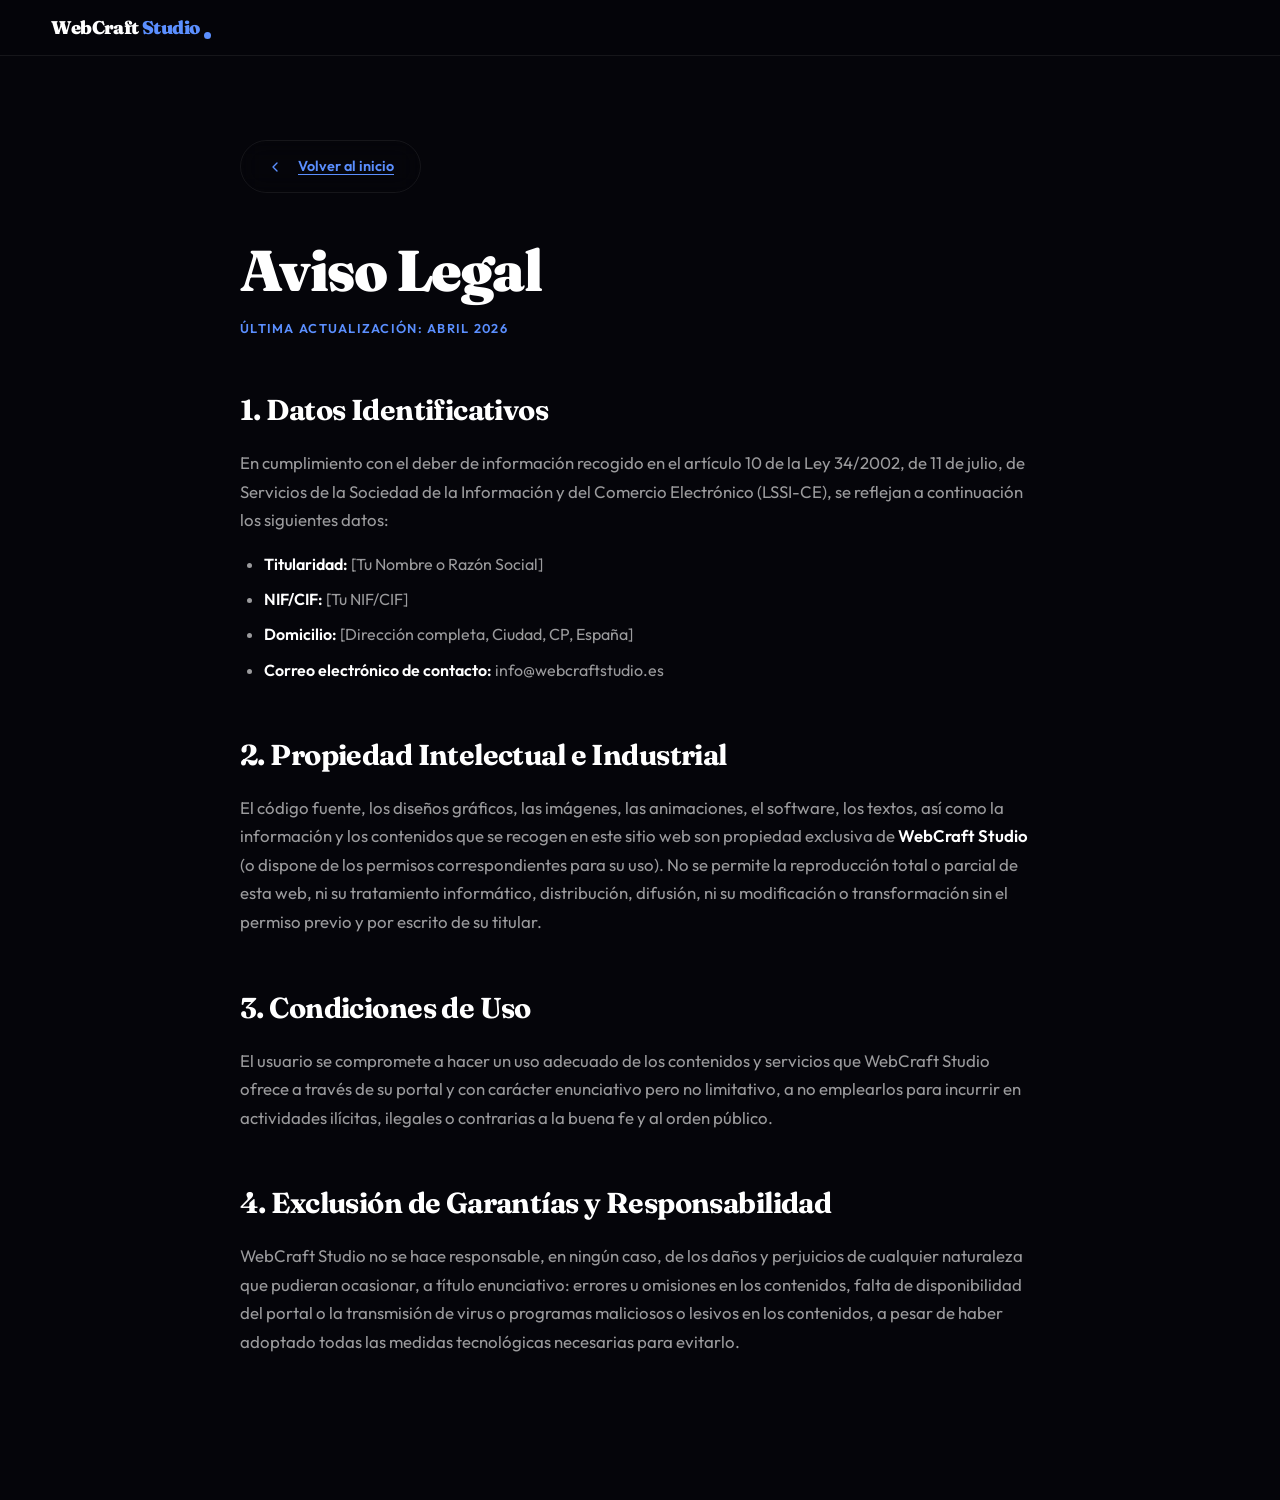
<file: aviso-legal.html>
<!DOCTYPE html>
<html lang="es">
<head>
    <meta charset="UTF-8">
    <meta name="viewport" content="width=device-width, initial-scale=1.0">
    <title>Aviso Legal — WebCraft Studio</title>
    <link rel="preconnect" href="https://fonts.googleapis.com">
    <link rel="preconnect" href="https://fonts.gstatic.com" crossorigin>
    <link href="https://fonts.googleapis.com/css2?family=Fraunces:ital,opsz,wght@0,9..144,900;1,9..144,900&family=Outfit:wght@400;500;600;700&display=swap" rel="stylesheet">
    <link rel="stylesheet" href="styles.css">
    <style>
        .legal-content { max-width: 800px; margin: 0 auto; }
        .legal-content h2 { font-family: var(--f-display); font-size: 1.8rem; margin: 48px 0 16px; color: var(--snow); letter-spacing: -0.02em; }
        .legal-content p { color: var(--snow-60); margin-bottom: 16px; line-height: 1.7; font-size: 1.05rem; }
        .legal-content ul { color: var(--snow-60); margin-bottom: 24px; padding-left: 24px; list-style: disc; line-height: 1.7; }
        .legal-content li { margin-bottom: 8px; }
        .legal-content a { color: var(--azure-lt); text-decoration: underline; text-underline-offset: 3px; transition: color var(--t-fast); }
        .legal-content a:hover { color: var(--snow); }
        .legal-content strong { color: var(--snow); font-weight: 600; }
    </style>
</head>
<body>
    <nav id="nav" class="stuck">
        <div class="wrap nav-inner">
            <a href="index.html" class="nav-logo">WebCraft<em>Studio</em><span class="dot"></span></a>
        </div>
    </nav>

    <main class="sec wrap" style="padding-top: 140px; min-height: 100vh;">
        <div class="legal-content rv in">
            <a href="index.html" class="btn btn-rim" style="margin-bottom: 48px;">
                <svg width="16" height="16" viewBox="0 0 24 24" fill="none" stroke="currentColor" stroke-width="2" stroke-linecap="round" stroke-linejoin="round" style="margin-right: 6px;"><path d="m15 18-6-6 6-6"/></svg>
                Volver al inicio
            </a>
            
            <h1 class="heading-lg" style="margin-bottom: 16px;">Aviso Legal</h1>
            <p style="font-size: 0.8rem; color: var(--azure-lt); text-transform: uppercase; letter-spacing: 0.1em; font-weight: 600; margin-bottom: 48px;">Última actualización: Abril 2026</p>
            
            <h2>1. Datos Identificativos</h2>
            <p>En cumplimiento con el deber de información recogido en el artículo 10 de la Ley 34/2002, de 11 de julio, de Servicios de la Sociedad de la Información y del Comercio Electrónico (LSSI-CE), se reflejan a continuación los siguientes datos:</p>
            <ul>
                <li><strong>Titularidad:</strong> [Tu Nombre o Razón Social]</li>
                <li><strong>NIF/CIF:</strong> [Tu NIF/CIF]</li>
                <li><strong>Domicilio:</strong> [Dirección completa, Ciudad, CP, España]</li>
                <li><strong>Correo electrónico de contacto:</strong> info@webcraftstudio.es</li>
            </ul>

            <h2>2. Propiedad Intelectual e Industrial</h2>
            <p>El código fuente, los diseños gráficos, las imágenes, las animaciones, el software, los textos, así como la información y los contenidos que se recogen en este sitio web son propiedad exclusiva de <strong>WebCraft Studio</strong> (o dispone de los permisos correspondientes para su uso). No se permite la reproducción total o parcial de esta web, ni su tratamiento informático, distribución, difusión, ni su modificación o transformación sin el permiso previo y por escrito de su titular.</p>

            <h2>3. Condiciones de Uso</h2>
            <p>El usuario se compromete a hacer un uso adecuado de los contenidos y servicios que WebCraft Studio ofrece a través de su portal y con carácter enunciativo pero no limitativo, a no emplearlos para incurrir en actividades ilícitas, ilegales o contrarias a la buena fe y al orden público.</p>

            <h2>4. Exclusión de Garantías y Responsabilidad</h2>
            <p>WebCraft Studio no se hace responsable, en ningún caso, de los daños y perjuicios de cualquier naturaleza que pudieran ocasionar, a título enunciativo: errores u omisiones en los contenidos, falta de disponibilidad del portal o la transmisión de virus o programas maliciosos o lesivos en los contenidos, a pesar de haber adoptado todas las medidas tecnológicas necesarias para evitarlo.</p>
        </div>
    </main>
</body>
</html>
</file>
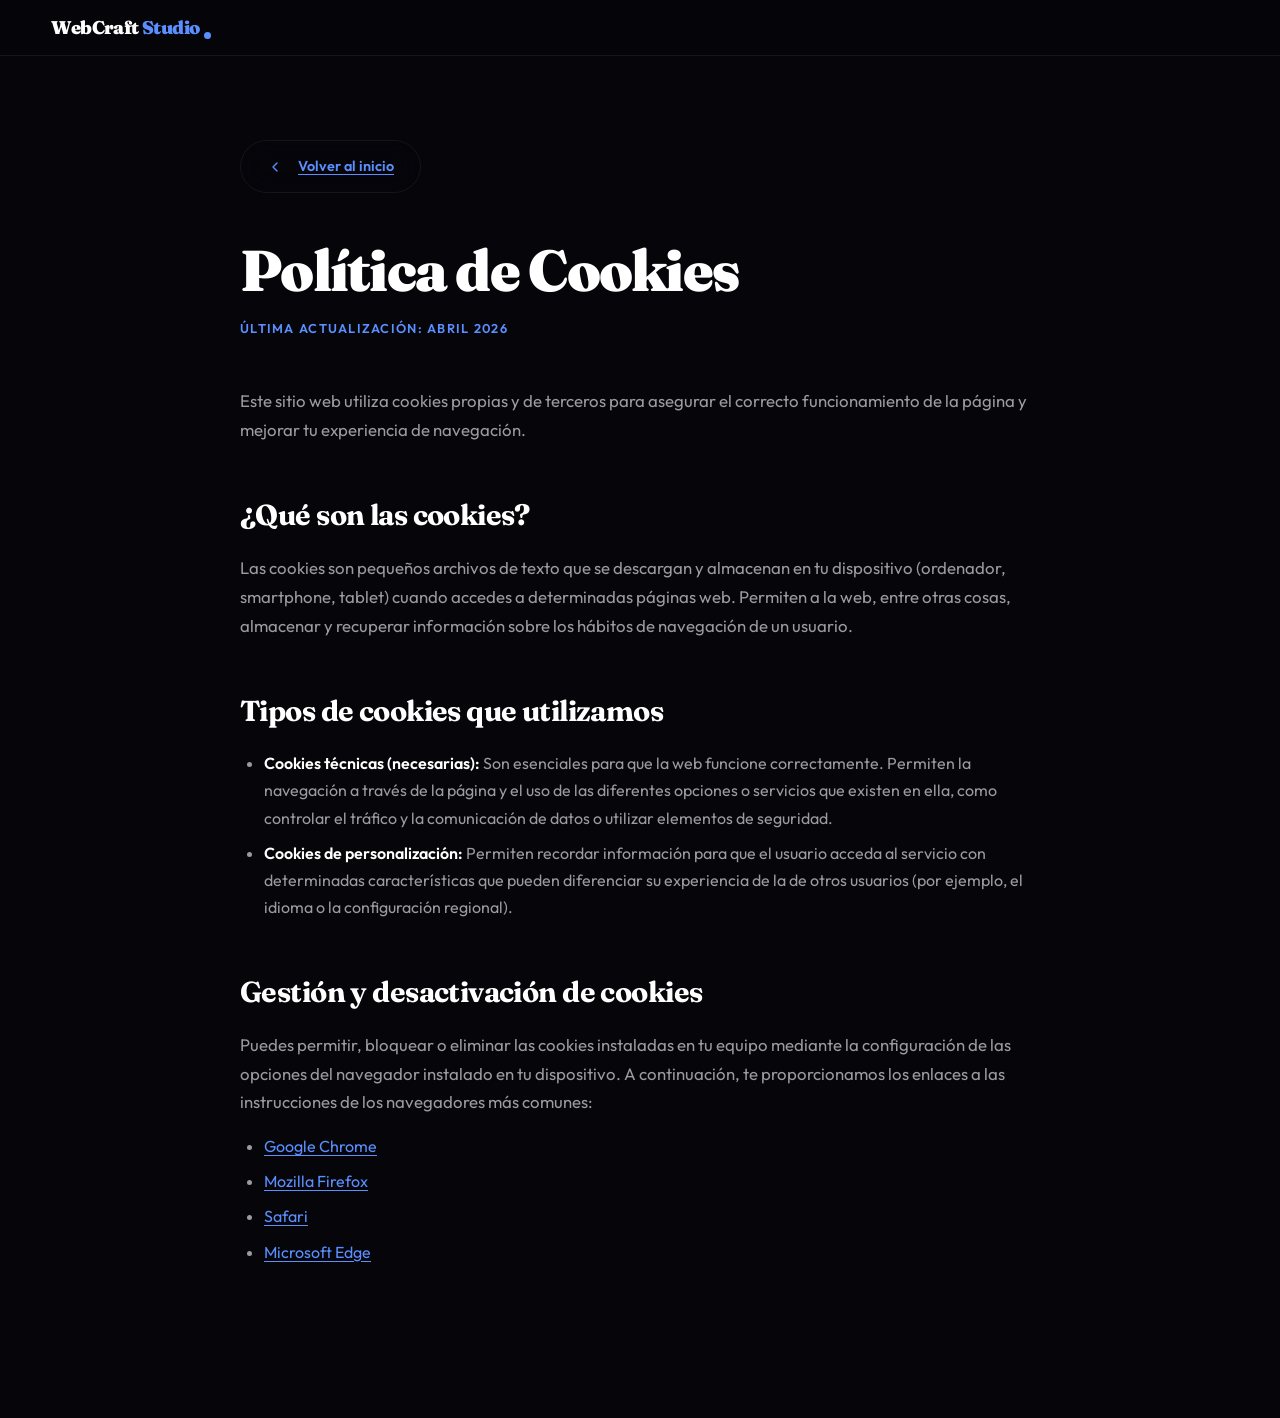
<file: cookies.html>
<!DOCTYPE html>
<html lang="es">
<head>
    <meta charset="UTF-8">
    <meta name="viewport" content="width=device-width, initial-scale=1.0">
    <title>Política de Cookies — WebCraft Studio</title>
    <link rel="preconnect" href="https://fonts.googleapis.com">
    <link rel="preconnect" href="https://fonts.gstatic.com" crossorigin>
    <link href="https://fonts.googleapis.com/css2?family=Fraunces:ital,opsz,wght@0,9..144,900;1,9..144,900&family=Outfit:wght@400;500;600;700&display=swap" rel="stylesheet">
    <link rel="stylesheet" href="styles.css">
    <style>
        .legal-content { max-width: 800px; margin: 0 auto; }
        .legal-content h2 { font-family: var(--f-display); font-size: 1.8rem; margin: 48px 0 16px; color: var(--snow); letter-spacing: -0.02em; }
        .legal-content p { color: var(--snow-60); margin-bottom: 16px; line-height: 1.7; font-size: 1.05rem; }
        .legal-content ul { color: var(--snow-60); margin-bottom: 24px; padding-left: 24px; list-style: disc; line-height: 1.7; }
        .legal-content li { margin-bottom: 8px; }
        .legal-content a { color: var(--azure-lt); text-decoration: underline; text-underline-offset: 3px; transition: color var(--t-fast); }
        .legal-content a:hover { color: var(--snow); }
        .legal-content strong { color: var(--snow); font-weight: 600; }
    </style>
</head>
<body>
    <nav id="nav" class="stuck">
        <div class="wrap nav-inner">
            <a href="index.html" class="nav-logo">WebCraft<em>Studio</em><span class="dot"></span></a>
        </div>
    </nav>

    <main class="sec wrap" style="padding-top: 140px; min-height: 100vh;">
        <div class="legal-content rv in">
            <a href="index.html" class="btn btn-rim" style="margin-bottom: 48px;">
                <svg width="16" height="16" viewBox="0 0 24 24" fill="none" stroke="currentColor" stroke-width="2" stroke-linecap="round" stroke-linejoin="round" style="margin-right: 6px;"><path d="m15 18-6-6 6-6"/></svg>
                Volver al inicio
            </a>
            
            <h1 class="heading-lg" style="margin-bottom: 16px;">Política de Cookies</h1>
            <p style="font-size: 0.8rem; color: var(--azure-lt); text-transform: uppercase; letter-spacing: 0.1em; font-weight: 600; margin-bottom: 48px;">Última actualización: Abril 2026</p>
            
            <p>Este sitio web utiliza cookies propias y de terceros para asegurar el correcto funcionamiento de la página y mejorar tu experiencia de navegación.</p>

            <h2>¿Qué son las cookies?</h2>
            <p>Las cookies son pequeños archivos de texto que se descargan y almacenan en tu dispositivo (ordenador, smartphone, tablet) cuando accedes a determinadas páginas web. Permiten a la web, entre otras cosas, almacenar y recuperar información sobre los hábitos de navegación de un usuario.</p>

            <h2>Tipos de cookies que utilizamos</h2>
            <ul>
                <li><strong>Cookies técnicas (necesarias):</strong> Son esenciales para que la web funcione correctamente. Permiten la navegación a través de la página y el uso de las diferentes opciones o servicios que existen en ella, como controlar el tráfico y la comunicación de datos o utilizar elementos de seguridad.</li>
                <li><strong>Cookies de personalización:</strong> Permiten recordar información para que el usuario acceda al servicio con determinadas características que pueden diferenciar su experiencia de la de otros usuarios (por ejemplo, el idioma o la configuración regional).</li>
            </ul>

            <h2>Gestión y desactivación de cookies</h2>
            <p>Puedes permitir, bloquear o eliminar las cookies instaladas en tu equipo mediante la configuración de las opciones del navegador instalado en tu dispositivo. A continuación, te proporcionamos los enlaces a las instrucciones de los navegadores más comunes:</p>
            <ul>
                <li><a href="https://support.google.com/chrome/answer/95647" target="_blank" rel="noopener noreferrer">Google Chrome</a></li>
                <li><a href="https://support.mozilla.org/es/kb/habilitar-y-deshabilitar-cookies-sitios-web-rastrear-preferencias" target="_blank" rel="noopener noreferrer">Mozilla Firefox</a></li>
                <li><a href="https://support.apple.com/es-es/guide/safari/sfri11471/mac" target="_blank" rel="noopener noreferrer">Safari</a></li>
                <li><a href="https://support.microsoft.com/es-es/windows/eliminar-y-administrar-cookies-168dab11-0753-043d-7c16-ede5947fc64d" target="_blank" rel="noopener noreferrer">Microsoft Edge</a></li>
            </ul>
        </div>
    </main>
</body>
</html>
</file>
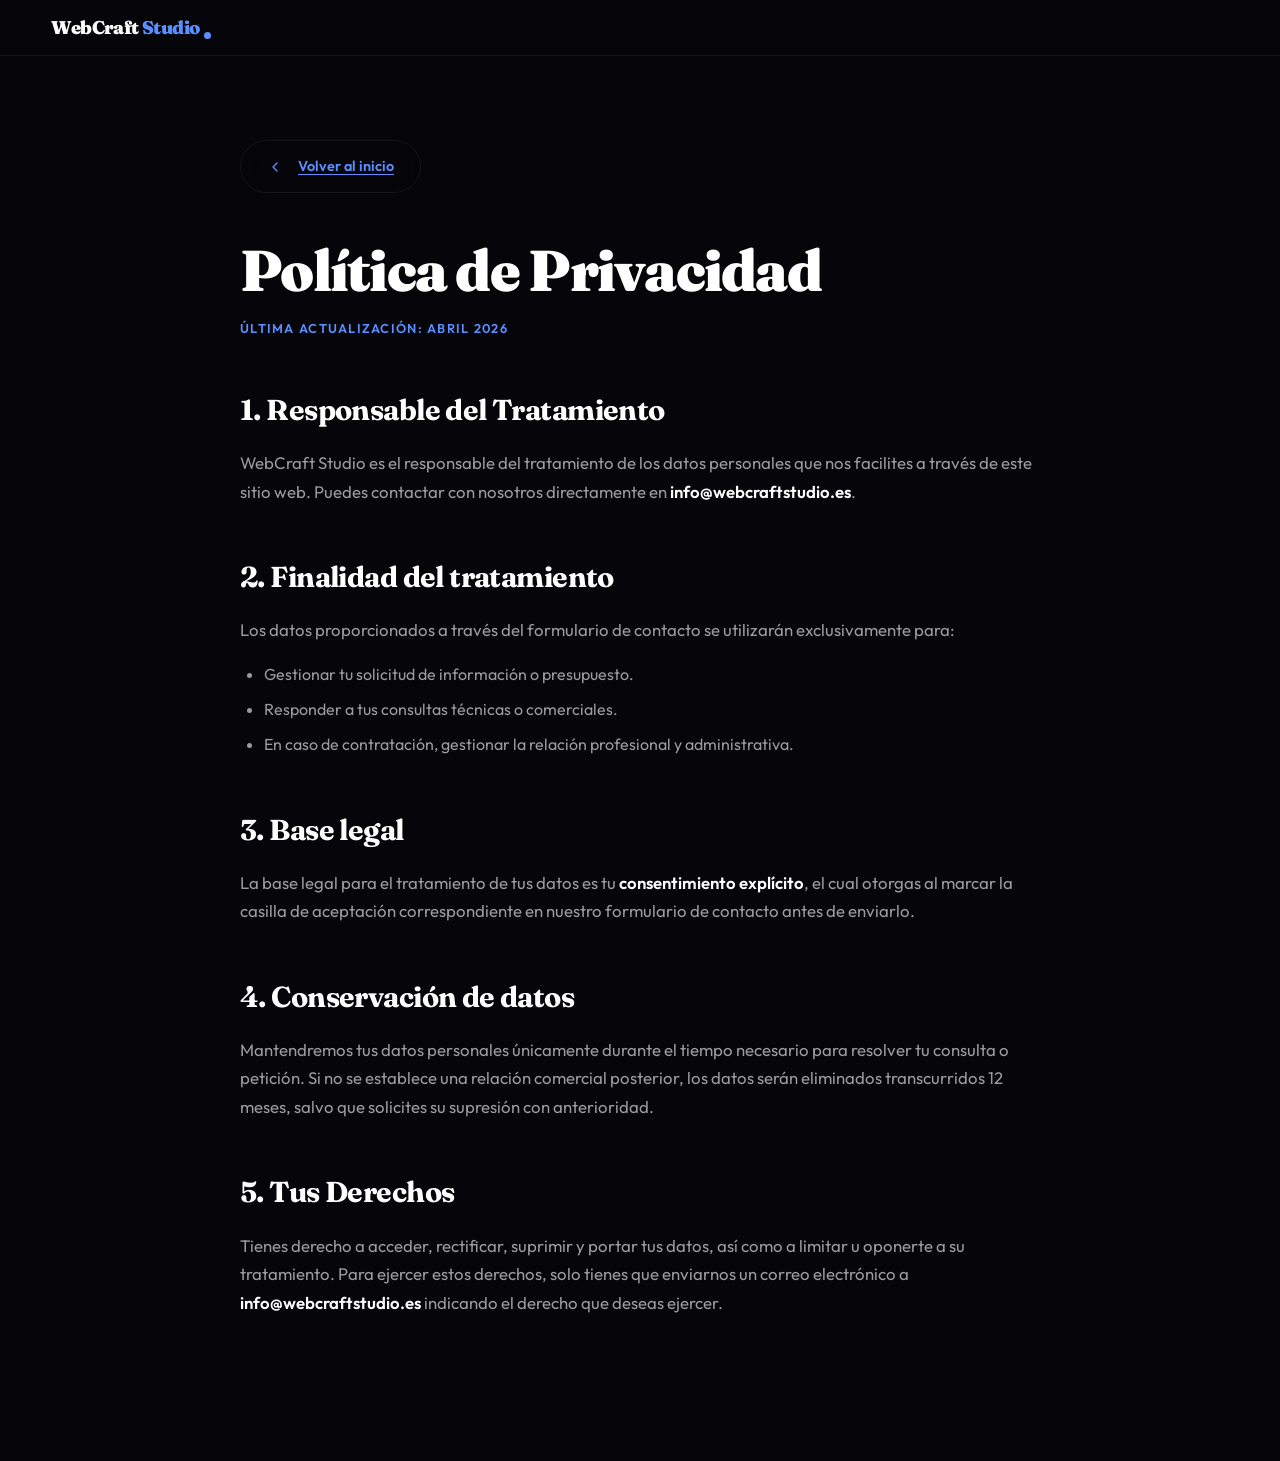
<file: privacidad.html>
<!DOCTYPE html>
<html lang="es">
<head>
    <meta charset="UTF-8">
    <meta name="viewport" content="width=device-width, initial-scale=1.0">
    <title>Política de Privacidad — WebCraft Studio</title>
    
    <link rel="preconnect" href="https://fonts.googleapis.com">
    <link rel="preconnect" href="https://fonts.gstatic.com" crossorigin>
    <link href="https://fonts.googleapis.com/css2?family=Fraunces:ital,opsz,wght@0,9..144,900;1,9..144,900&family=Outfit:wght@400;500;600;700&display=swap" rel="stylesheet">
    
    <link rel="stylesheet" href="styles.css">

    <style>
        .legal-content { max-width: 800px; margin: 0 auto; }
        .legal-content h2 { font-family: var(--f-display); font-size: 1.8rem; margin: 48px 0 16px; color: var(--snow); letter-spacing: -0.02em; }
        .legal-content p { color: var(--snow-60); margin-bottom: 16px; line-height: 1.7; font-size: 1.05rem; }
        .legal-content ul { color: var(--snow-60); margin-bottom: 24px; padding-left: 24px; list-style: disc; line-height: 1.7; }
        .legal-content li { margin-bottom: 8px; }
        .legal-content a { color: var(--azure-lt); text-decoration: underline; text-underline-offset: 3px; transition: color var(--t-fast); }
        .legal-content a:hover { color: var(--snow); }
        .legal-content strong { color: var(--snow); font-weight: 600; }
    </style>
</head>
<body>
    <nav id="nav" class="stuck">
        <div class="wrap nav-inner">
            <a href="index.html" class="nav-logo">WebCraft<em>Studio</em><span class="dot"></span></a>
        </div>
    </nav>

    <main class="sec wrap" style="padding-top: 140px; min-height: 100vh;">
        <div class="legal-content rv in">
            <a href="index.html" class="btn btn-rim" style="margin-bottom: 48px;">
                <svg width="16" height="16" viewBox="0 0 24 24" fill="none" stroke="currentColor" stroke-width="2" stroke-linecap="round" stroke-linejoin="round" style="margin-right: 6px;"><path d="m15 18-6-6 6-6"/></svg>
                Volver al inicio
            </a>
            
            <h1 class="heading-lg" style="margin-bottom: 16px;">Política de Privacidad</h1>
            <p style="font-size: 0.8rem; color: var(--azure-lt); text-transform: uppercase; letter-spacing: 0.1em; font-weight: 600; margin-bottom: 48px;">Última actualización: Abril 2026</p>
            
            <h2>1. Responsable del Tratamiento</h2>
            <p>WebCraft Studio es el responsable del tratamiento de los datos personales que nos facilites a través de este sitio web. Puedes contactar con nosotros directamente en <strong>info@webcraftstudio.es</strong>.</p>

            <h2>2. Finalidad del tratamiento</h2>
            <p>Los datos proporcionados a través del formulario de contacto se utilizarán exclusivamente para:</p>
            <ul>
                <li>Gestionar tu solicitud de información o presupuesto.</li>
                <li>Responder a tus consultas técnicas o comerciales.</li>
                <li>En caso de contratación, gestionar la relación profesional y administrativa.</li>
            </ul>

            <h2>3. Base legal</h2>
            <p>La base legal para el tratamiento de tus datos es tu <strong>consentimiento explícito</strong>, el cual otorgas al marcar la casilla de aceptación correspondiente en nuestro formulario de contacto antes de enviarlo.</p>

            <h2>4. Conservación de datos</h2>
            <p>Mantendremos tus datos personales únicamente durante el tiempo necesario para resolver tu consulta o petición. Si no se establece una relación comercial posterior, los datos serán eliminados transcurridos 12 meses, salvo que solicites su supresión con anterioridad.</p>

            <h2>5. Tus Derechos</h2>
            <p>Tienes derecho a acceder, rectificar, suprimir y portar tus datos, así como a limitar u oponerte a su tratamiento. Para ejercer estos derechos, solo tienes que enviarnos un correo electrónico a <strong>info@webcraftstudio.es</strong> indicando el derecho que deseas ejercer.</p>
        </div>
    </main>
</body>
</html>
</file>
<file: styles.css>
/* ═══════════════════════════════════════════════════════
   WEBCRAFT STUDIO — style.css
   Mobile-first, fully responsive
═══════════════════════════════════════════════════════ */

/* ── Design Tokens ───────────────────────────────────── */
:root {
  --ink:          #05050a;
  --ink-2:        #0c0c15;
  --ink-3:        #111122;
  --rim:          rgba(255, 255, 255, 0.07);
  --rim-hover:    rgba(99, 157, 255, 0.35);
  --surface:      rgba(255, 255, 255, 0.04);
  --snow:         #ffffff;
  --snow-60:      rgba(255, 255, 255, 0.6);
  --snow-35:      rgba(255, 255, 255, 0.35);
  --azure:        #2563eb;
  --azure-lt:     #5b8fff;
  --azure-glow:   rgba(37, 99, 235, 0.5);
  --azure-soft:   rgba(37, 99, 235, 0.12);
  --azure-ghost:  rgba(37, 99, 235, 0.06);
  --cyan:         #38bdf8;
  --success:      #059669;
  --error:        #ef4444;

  --f-display:    'Fraunces', Georgia, serif;
  --f-ui:         'Outfit', system-ui, sans-serif;
  --ease-expo:    cubic-bezier(0.16, 1, 0.3, 1);
  --ease-back:    cubic-bezier(0.34, 1.56, 0.64, 1);
  --t-fast:       0.2s;
  --t-mid:        0.45s;
  --r-card:       20px;
  --r-pill:       100px;
}

/* ── Reset ───────────────────────────────────────────── */
*, *::before, *::after {
  box-sizing: border-box;
  margin: 0;
  padding: 0;
}

html {
  scroll-behavior: smooth;
  font-size: 16px;
  -webkit-text-size-adjust: 100%;
}

body {
  font-family: var(--f-ui);
  background: var(--ink);
  color: var(--snow);
  overflow-x: hidden;
  line-height: 1.6;
}

@media (hover: hover) and (pointer: fine) {
  body   { cursor: none; }
  button { cursor: none; }
}

a          { text-decoration: none; color: inherit; }
ul, ol     { list-style: none; }
button     { border: none; background: none; font-family: inherit; }
img        { max-width: 100%; display: block; }
::selection { background: var(--azure); color: #fff; }

/* ── Layout Utilities ────────────────────────────────── */
.wrap {
  width: min(1200px, 92vw);
  margin-inline: auto;
}

.sec {
  padding-block: clamp(64px, 10vw, 140px);
}

/* ── Typography Utilities ────────────────────────────── */
.eyebrow {
  display: inline-flex;
  align-items: center;
  gap: 10px;
  font-size: 0.72rem;
  font-weight: 600;
  letter-spacing: 0.18em;
  text-transform: uppercase;
  color: var(--azure-lt);
  margin-bottom: 20px;
}

.eyebrow::before {
  content: '';
  width: 24px;
  height: 1px;
  background: var(--azure-lt);
  flex-shrink: 0;
}

.heading-lg {
  font-family: var(--f-display);
  font-size: clamp(1.9rem, 4.5vw, 3.6rem);
  font-weight: 900;
  line-height: 1.05;
  letter-spacing: -0.03em;
}

.body-lg {
  font-size: clamp(0.95rem, 1.5vw, 1.1rem);
  color: var(--snow-60);
  line-height: 1.75;
}

/* ── Scroll Reveal ───────────────────────────────────── */
.rv {
  opacity: 0;
  transform: translateY(36px);
  transition: opacity 0.8s var(--ease-expo), transform 0.8s var(--ease-expo);
}
.rv.in { opacity: 1; transform: none; }

.rv-left {
  opacity: 0;
  transform: translateX(-36px);
  transition: opacity 0.8s var(--ease-expo), transform 0.8s var(--ease-expo);
}
.rv-left.in { opacity: 1; transform: none; }

.rv-right {
  opacity: 0;
  transform: translateX(36px);
  transition: opacity 0.8s var(--ease-expo), transform 0.8s var(--ease-expo);
}
.rv-right.in { opacity: 1; transform: none; }

.d1 { transition-delay: 0.08s; }
.d2 { transition-delay: 0.16s; }
.d3 { transition-delay: 0.24s; }
.d4 { transition-delay: 0.32s; }
.d5 { transition-delay: 0.40s; }

@media (prefers-reduced-motion: reduce) {
  .rv, .rv-left, .rv-right {
    opacity: 1;
    transform: none;
    transition: none;
  }
}

/* ── Buttons ─────────────────────────────────────────── */
.btn {
  display: inline-flex;
  align-items: center;
  gap: 9px;
  padding: 14px 26px;
  border-radius: var(--r-pill);
  font-family: var(--f-ui);
  font-size: 0.9rem;
  font-weight: 600;
  white-space: nowrap;
  position: relative;
  overflow: hidden;
  transition:
    transform var(--t-mid) var(--ease-back),
    box-shadow var(--t-mid) var(--ease-expo),
    background var(--t-fast),
    border-color var(--t-fast);
}

.btn::after {
  content: '';
  position: absolute;
  inset: -1px;
  border-radius: inherit;
  background: linear-gradient(135deg, rgba(255,255,255,0.15), transparent);
  opacity: 0;
  transition: opacity 0.3s;
  pointer-events: none;
}

.btn:hover::after   { opacity: 1; }
.btn:hover          { transform: translateY(-3px) scale(1.02); }
.btn:focus-visible  { outline: 2px solid var(--azure-lt); outline-offset: 3px; }

.btn-blue {
  background: var(--azure);
  color: #fff;
  box-shadow: 0 0 40px var(--azure-glow), 0 4px 20px rgba(0,0,0,0.3);
}
.btn-blue:hover {
  box-shadow: 0 0 70px var(--azure-glow), 0 8px 32px rgba(0,0,0,0.4);
}

.btn-rim {
  background: transparent;
  color: var(--snow);
  border: 1.5px solid var(--rim);
  backdrop-filter: blur(12px);
}
.btn-rim:hover {
  border-color: var(--rim-hover);
  background: var(--surface);
}

.btn-full {
  justify-content: center;
  width: 100%;
  padding: 16px;
}

.btn-arrow {
  width: 34px;
  height: 34px;
  border-radius: 50%;
  background: rgba(255,255,255,0.12);
  display: inline-flex;
  align-items: center;
  justify-content: center;
  flex-shrink: 0;
  transition: transform 0.3s var(--ease-back);
}
.btn:hover .btn-arrow { transform: rotate(45deg) scale(1.1); }

.btn:disabled {
  opacity: 0.6;
  pointer-events: none;
}

/* ── Custom Cursor (desktop only) ────────────────────── */
#cursor {
  position: fixed;
  z-index: 9999;
  width: 10px;
  height: 10px;
  background: var(--azure-lt);
  border-radius: 50%;
  pointer-events: none;
  transform: translate(-50%, -50%);
  mix-blend-mode: difference;
  transition: opacity 0.3s;
  display: none;
}

#cursor-ring {
  position: fixed;
  z-index: 9998;
  width: 36px;
  height: 36px;
  border: 1.5px solid rgba(91, 143, 255, 0.5);
  border-radius: 50%;
  pointer-events: none;
  transform: translate(-50%, -50%);
  transition: width 0.3s, height 0.3s, opacity 0.3s;
  display: none;
}

.cursor-grow #cursor-ring {
  width: 56px;
  height: 56px;
  border-color: var(--azure-lt);
  opacity: 0.6;
}

@media (hover: hover) and (pointer: fine) {
  #cursor      { display: block; }
  #cursor-ring { display: block; }
}

/* ── Loader ──────────────────────────────────────────── */
#loader {
  position: fixed;
  inset: 0;
  z-index: 9000;
  background: var(--ink);
  display: flex;
  align-items: center;
  justify-content: center;
  flex-direction: column;
  gap: 28px;
  transition: opacity 0.8s var(--ease-expo), visibility 0.8s;
}

#loader.out { opacity: 0; visibility: hidden; pointer-events: none; }

.ld-word {
  font-family: var(--f-display);
  font-size: clamp(1.8rem, 6vw, 4rem);
  font-weight: 900;
  letter-spacing: -0.04em;
  overflow: hidden;
}

.ld-word span {
  display: inline-block;
  animation: ldSlide 0.9s var(--ease-expo) both;
}
.ld-word span:nth-child(2) { animation-delay: 0.12s; }
.ld-word span:nth-child(3) { animation-delay: 0.22s; }

@keyframes ldSlide {
  from { transform: translateY(110%); opacity: 0; }
  to   { transform: none; opacity: 1; }
}

.ld-bar {
  width: 180px;
  height: 1px;
  background: var(--rim);
  overflow: hidden;
}

.ld-fill {
  height: 100%;
  width: 0%;
  background: linear-gradient(90deg, var(--azure), var(--cyan));
  animation: ldBar 1.6s var(--ease-expo) 0.3s forwards;
}

@keyframes ldBar { to { width: 100%; } }

/* ── Navbar ──────────────────────────────────────────── */
#nav {
  position: fixed;
  top: 0;
  left: 0;
  right: 0;
  z-index: 800;
  padding: 20px 0;
  transition: padding 0.4s, background 0.4s, border-color 0.4s;
  border-bottom: 1px solid transparent;
}

#nav.stuck {
  padding: 13px 0;
  background: rgba(5, 5, 10, 0.85);
  backdrop-filter: blur(24px) saturate(180%);
  -webkit-backdrop-filter: blur(24px) saturate(180%);
  border-color: var(--rim);
}

.nav-inner {
  display: flex;
  align-items: center;
  justify-content: space-between;
  gap: 12px;
}

.nav-logo {
  font-family: var(--f-display);
  font-size: 1.15rem;
  font-weight: 900;
  letter-spacing: -0.03em;
  display: flex;
  align-items: center;
  gap: 3px;
  flex-shrink: 0;
}

.nav-logo em  { color: var(--azure-lt); font-style: normal; }

.nav-logo .dot {
  width: 7px;
  height: 7px;
  border-radius: 50%;
  background: var(--azure-lt);
  animation: pulse 2.4s ease infinite;
  flex-shrink: 0;
  align-self: flex-end;
  margin-bottom: 3px;
  margin-left: 1px;
}

@keyframes pulse {
  0%, 100% { box-shadow: 0 0 0 0 var(--azure-glow); }
  50%       { box-shadow: 0 0 0 6px transparent; }
}

.nav-links {
  display: none;
  align-items: center;
  gap: 32px;
}

.nav-links a {
  font-size: 0.88rem;
  font-weight: 500;
  color: var(--snow-60);
  position: relative;
  transition: color var(--t-fast);
}

.nav-links a::after {
  content: '';
  position: absolute;
  left: 0;
  bottom: -3px;
  width: 0%;
  height: 1px;
  background: var(--azure-lt);
  transition: width 0.3s var(--ease-expo);
}

.nav-links a:hover         { color: var(--snow); }
.nav-links a:hover::after  { width: 100%; }

.nav-cta {
  display: flex;
  align-items: center;
  gap: 10px;
}

.nav-cta .btn-blue-sm {
  display: none;
  padding: 10px 20px;
  font-size: 0.84rem;
}

.nav-toggle {
  display: flex;
  flex-direction: column;
  gap: 5px;
  padding: 6px;
  background: none;
  border: none;
  cursor: pointer;
}

.nav-toggle span {
  display: block;
  width: 22px;
  height: 1.5px;
  background: var(--snow);
  border-radius: 2px;
  transition: transform 0.35s var(--ease-expo), opacity 0.2s;
  transform-origin: center;
}

.nav-toggle.x span:nth-child(1) { transform: rotate(45deg) translate(3px, 4.5px); }
.nav-toggle.x span:nth-child(2) { opacity: 0; transform: scaleX(0); }
.nav-toggle.x span:nth-child(3) { transform: rotate(-45deg) translate(3px, -4.5px); }

.mob-drawer {
  position: fixed;
  inset: 0;
  z-index: 799;
  background: rgba(5, 5, 10, 0.97);
  backdrop-filter: blur(24px);
  -webkit-backdrop-filter: blur(24px);
  display: flex;
  flex-direction: column;
  align-items: center;
  justify-content: center;
  gap: 36px;
  opacity: 0;
  pointer-events: none;
  transition: opacity 0.4s;
}

.mob-drawer.open {
  opacity: 1;
  pointer-events: all;
}

.mob-drawer a {
  font-family: var(--f-display);
  font-size: clamp(2rem, 8vw, 3rem);
  font-weight: 900;
  letter-spacing: -0.03em;
  color: var(--snow-60);
  transition: color 0.2s;
}

.mob-drawer a:hover { color: var(--azure-lt); }

/* ── Hero ────────────────────────────────────────────── */
#hero {
  position: relative;
  min-height: 100svh;
  min-height: 100vh;
  display: flex;
  flex-direction: column;
  justify-content: center;
  overflow: hidden;
}

#hero-canvas {
  position: absolute;
  inset: 0;
  z-index: 0;
  pointer-events: none;
}

.hero-mesh-1 {
  position: absolute;
  width: clamp(400px, 80vw, 900px);
  height: clamp(400px, 80vw, 900px);
  top: -15%;
  left: -15%;
  border-radius: 50%;
  background: radial-gradient(circle, rgba(37,99,235,0.22) 0%, transparent 65%);
  filter: blur(60px);
  animation: meshDrift1 12s ease-in-out infinite alternate;
  pointer-events: none;
}

.hero-mesh-2 {
  position: absolute;
  width: clamp(280px, 60vw, 700px);
  height: clamp(280px, 60vw, 700px);
  bottom: -10%;
  right: -10%;
  border-radius: 50%;
  background: radial-gradient(circle, rgba(56,189,248,0.14) 0%, transparent 65%);
  filter: blur(80px);
  animation: meshDrift2 14s ease-in-out infinite alternate;
  pointer-events: none;
}

.hero-mesh-3 {
  position: absolute;
  width: clamp(200px, 40vw, 400px);
  height: clamp(200px, 40vw, 400px);
  top: 40%;
  left: 40%;
  border-radius: 50%;
  background: radial-gradient(circle, rgba(37,99,235,0.1) 0%, transparent 70%);
  filter: blur(40px);
  animation: meshDrift3 9s ease-in-out infinite alternate;
  pointer-events: none;
}

@keyframes meshDrift1 { to { transform: translate(60px, 40px) scale(1.1); } }
@keyframes meshDrift2 { to { transform: translate(-40px, 60px) scale(0.9); } }
@keyframes meshDrift3 { to { transform: translate(-30px, -50px); } }

.hero-grain {
  position: absolute;
  inset: 0;
  z-index: 1;
  opacity: 0.025;
  background-image: url("data:image/svg+xml,%3Csvg viewBox='0 0 256 256' xmlns='http://www.w3.org/2000/svg'%3E%3Cfilter id='noise'%3E%3CfeTurbulence type='fractalNoise' baseFrequency='.9' numOctaves='4' stitchTiles='stitch'/%3E%3C/filter%3E%3Crect width='100%25' height='100%25' filter='url(%23noise)'/%3E%3C/svg%3E");
  background-size: 200px;
  pointer-events: none;
}

.hero-grid {
  position: absolute;
  inset: 0;
  z-index: 1;
  pointer-events: none;
  background-image:
    linear-gradient(rgba(37,99,235,0.06) 1px, transparent 1px),
    linear-gradient(90deg, rgba(37,99,235,0.06) 1px, transparent 1px);
  background-size: 72px 72px;
  mask-image: radial-gradient(ellipse 70% 80% at 50% 40%, black, transparent);
  -webkit-mask-image: radial-gradient(ellipse 70% 80% at 50% 40%, black, transparent);
}

.hero-content {
  position: relative;
  z-index: 3;
  padding-block: clamp(110px, 18vw, 170px) 80px;
}

.hero-pill {
  display: inline-flex;
  align-items: center;
  gap: 10px;
  background: rgba(37, 99, 235, 0.1);
  border: 1px solid rgba(37, 99, 235, 0.25);
  border-radius: var(--r-pill);
  padding: 7px 16px 7px 10px;
  font-size: 0.76rem;
  font-weight: 600;
  color: var(--azure-lt);
  margin-bottom: 28px;
  animation: fadeUp 0.9s var(--ease-expo) 0.2s both;
}

.hero-pill-dot {
  width: 20px;
  height: 20px;
  border-radius: 50%;
  background: rgba(37, 99, 235, 0.2);
  display: flex;
  align-items: center;
  justify-content: center;
  flex-shrink: 0;
}

.hero-pill-dot::after {
  content: '';
  width: 8px;
  height: 8px;
  border-radius: 50%;
  background: var(--azure-lt);
  animation: pulse 2s infinite;
}

.hero-h1 {
  font-family: var(--f-display);
  font-size: clamp(2.8rem, 9vw, 7rem);
  font-weight: 900;
  line-height: 0.97;
  letter-spacing: -0.04em;
  margin-bottom: 24px;
  animation: fadeUp 0.9s var(--ease-expo) 0.35s both;
}

.hero-h1 .line-italic  { font-style: italic; color: var(--azure-lt); }

.hero-h1 .line-outline {
  -webkit-text-stroke: 1.5px rgba(255,255,255,0.3);
  -webkit-text-fill-color: transparent;
  color: transparent;
}

.hero-sub {
  max-width: 520px;
  margin-bottom: 40px;
  animation: fadeUp 0.9s var(--ease-expo) 0.5s both;
}

.hero-btns {
  display: flex;
  gap: 12px;
  flex-wrap: wrap;
  animation: fadeUp 0.9s var(--ease-expo) 0.65s both;
}

.hero-floaters {
  display: none;
  position: absolute;
  right: 5%;
  top: 50%;
  transform: translateY(-50%);
  flex-direction: column;
  gap: 14px;
  z-index: 3;
  animation: fadeUp 1s var(--ease-expo) 0.9s both;
}

.floater {
  background: rgba(12, 12, 24, 0.75);
  border: 1px solid var(--rim);
  border-radius: 16px;
  padding: 18px 22px;
  backdrop-filter: blur(20px);
  -webkit-backdrop-filter: blur(20px);
  min-width: 185px;
  transition: transform 0.4s var(--ease-back), border-color 0.3s;
}

.floater:hover {
  transform: translateX(-6px) scale(1.02);
  border-color: var(--rim-hover);
}

.floater-num {
  font-family: var(--f-display);
  font-size: 1.85rem;
  font-weight: 900;
  letter-spacing: -0.03em;
  line-height: 1;
  margin-bottom: 4px;
}
.floater-num span { color: var(--azure-lt); }
.floater-label    { font-size: 0.76rem; color: var(--snow-35); font-weight: 500; }

.floater-bar {
  height: 3px;
  background: var(--rim);
  border-radius: 3px;
  margin-top: 12px;
  overflow: hidden;
}

.floater-bar-fill {
  height: 100%;
  border-radius: 3px;
  background: linear-gradient(90deg, var(--azure), var(--cyan));
}

.hero-scroll {
  position: absolute;
  bottom: 32px;
  left: 50%;
  transform: translateX(-50%);
  display: flex;
  flex-direction: column;
  align-items: center;
  gap: 8px;
  z-index: 3;
  opacity: 0.45;
  animation: fadeUp 1s var(--ease-expo) 1.2s both;
}

.scroll-mouse {
  width: 22px;
  height: 34px;
  border: 1.5px solid var(--snow-35);
  border-radius: 11px;
  position: relative;
}

.scroll-wheel {
  width: 3px;
  height: 6px;
  background: var(--azure-lt);
  border-radius: 2px;
  position: absolute;
  top: 6px;
  left: 50%;
  transform: translateX(-50%);
  animation: scrollWheel 1.8s ease infinite;
}

@keyframes scrollWheel {
  0%   { opacity: 1; top: 6px; }
  100% { opacity: 0; top: 20px; }
}

.scroll-text {
  font-size: 0.66rem;
  letter-spacing: 0.14em;
  text-transform: uppercase;
  color: var(--snow-35);
}

@keyframes fadeUp {
  from { opacity: 0; transform: translateY(32px); }
  to   { opacity: 1; transform: none; }
}

/* ── Marquee ─────────────────────────────────────────── */
.marquee-wrap {
  border-block: 1px solid var(--rim);
  background: var(--ink-2);
  padding-block: 15px;
  overflow: hidden;
}

.marquee-track {
  display: flex;
  gap: 52px;
  animation: marquee 22s linear infinite;
  width: max-content;
}

.marquee-track:hover { animation-play-state: paused; }

.marquee-item {
  display: flex;
  align-items: center;
  gap: 10px;
  font-size: 0.78rem;
  font-weight: 600;
  letter-spacing: 0.06em;
  color: var(--snow-35);
  white-space: nowrap;
}

.marquee-item svg {
  color: var(--azure-lt);
  width: 12px;
  height: 12px;
  flex-shrink: 0;
}

@keyframes marquee { to { transform: translateX(-50%); } }

/* ── Services ────────────────────────────────────────── */
#servicios { background: var(--ink-2); }

.services-layout {
  display: grid;
  grid-template-columns: 1fr;
  gap: 2px;
  margin-top: 52px;
}

.srv-card {
  position: relative;
  overflow: hidden;
  background: var(--ink-3);
  padding: clamp(32px, 5vw, 52px);
  transition: background 0.4s;
}

.srv-card::before {
  content: '';
  position: absolute;
  inset: 0;
  background: radial-gradient(
    circle at var(--mx, 50%) var(--my, 50%),
    rgba(37,99,235,0.12) 0%,
    transparent 55%
  );
  opacity: 0;
  transition: opacity 0.4s;
}

.srv-card:hover::before { opacity: 1; }

.srv-card::after {
  content: '';
  position: absolute;
  inset: 0;
  border: 1px solid transparent;
  transition: border-color 0.4s;
  pointer-events: none;
}

.srv-card:hover::after { border-color: rgba(99,157,255,0.2); }

.srv-num {
  font-family: var(--f-display);
  font-size: clamp(3rem, 8vw, 5rem);
  font-weight: 900;
  line-height: 1;
  color: rgba(255,255,255,0.04);
  position: absolute;
  bottom: 24px;
  right: 28px;
  letter-spacing: -0.04em;
  transition: color 0.4s;
}

.srv-card:hover .srv-num { color: rgba(99,157,255,0.07); }

.srv-icon {
  width: 50px;
  height: 50px;
  border-radius: 14px;
  background: var(--azure-soft);
  border: 1px solid rgba(37,99,235,0.2);
  display: flex;
  align-items: center;
  justify-content: center;
  margin-bottom: 24px;
  transition: background 0.3s, box-shadow 0.3s, transform 0.4s var(--ease-back);
}

.srv-card:hover .srv-icon {
  background: rgba(37,99,235,0.22);
  box-shadow: 0 0 28px rgba(37,99,235,0.4);
  transform: scale(1.08) rotate(-4deg);
}

.srv-icon svg { width: 22px; height: 22px; color: var(--azure-lt); }

.srv-name {
  font-family: var(--f-display);
  font-size: clamp(1.25rem, 2.5vw, 1.65rem);
  font-weight: 900;
  letter-spacing: -0.03em;
  margin-bottom: 10px;
}

.srv-desc {
  font-size: 0.91rem;
  color: var(--snow-60);
  line-height: 1.7;
  max-width: 380px;
}

.srv-cta {
  display: inline-flex;
  align-items: center;
  gap: 8px;
  margin-top: 24px;
  font-size: 0.84rem;
  font-weight: 600;
  color: var(--azure-lt);
  transition: gap 0.3s var(--ease-back);
}

.srv-card:hover .srv-cta { gap: 14px; }

.srv-cta svg {
  width: 15px;
  height: 15px;
  transition: transform 0.3s var(--ease-back);
}

.srv-card:hover .srv-cta svg { transform: translateX(4px); }

/* ── Pricing ─────────────────────────────────────────── */
#precios { background: var(--ink); }

.pricing-header {
  text-align: center;
  max-width: 600px;
  margin: 0 auto 64px;
}

.pricing-grid {
  display: grid;
  grid-template-columns: 1fr;
  gap: 2px;
  background: var(--rim);
  border-radius: var(--r-card);
  overflow: hidden;
  border: 1px solid var(--rim);
}

.price-card {
  background: var(--ink-2);
  padding: clamp(28px, 4vw, 46px);
  position: relative;
  overflow: hidden;
  transition: background 0.4s;
}

.price-card.hot {
  background: linear-gradient(160deg, #0a1628, #080f20);
  z-index: 1;
}

.price-card.hot::before {
  content: '';
  position: absolute;
  top: 0; left: 0; right: 0;
  height: 2px;
  background: linear-gradient(90deg, transparent, var(--azure), var(--cyan), transparent);
}

.price-card.hot::after {
  content: '';
  position: absolute;
  top: -60%; left: 50%;
  transform: translateX(-50%);
  width: min(400px, 100%);
  height: 400px;
  background: radial-gradient(circle, rgba(37,99,235,0.18) 0%, transparent 65%);
  pointer-events: none;
}

.plan-chip {
  display: inline-flex;
  align-items: center;
  gap: 6px;
  background: rgba(37,99,235,0.15);
  border: 1px solid rgba(37,99,235,0.3);
  border-radius: var(--r-pill);
  padding: 4px 12px;
  font-size: 0.7rem;
  font-weight: 700;
  letter-spacing: 0.1em;
  text-transform: uppercase;
  color: var(--azure-lt);
  margin-bottom: 20px;
}

.plan-name {
  font-family: var(--f-display);
  font-size: 1.35rem;
  font-weight: 900;
  letter-spacing: -0.03em;
  margin-bottom: 6px;
}

.plan-tagline {
  font-size: 0.87rem;
  color: var(--snow-60);
  margin-bottom: 28px;
}

.plan-price-row {
  display: flex;
  align-items: flex-end;
  gap: 6px;
  margin-bottom: 32px;
}

.plan-from   { font-size: 0.74rem; color: var(--snow-35); margin-bottom: 8px; }

.plan-amount {
  font-family: var(--f-display);
  font-size: clamp(2.2rem, 5vw, 3.2rem);
  font-weight: 900;
  letter-spacing: -0.04em;
  line-height: 1;
}

.plan-per { font-size: 0.84rem; color: var(--snow-60); margin-bottom: 6px; }

.plan-feats { margin-bottom: 32px; }

.plan-feat {
  display: flex;
  align-items: flex-start;
  gap: 12px;
  padding-block: 9px;
  border-bottom: 1px solid var(--rim);
  font-size: 0.87rem;
  color: rgba(255,255,255,0.8);
  line-height: 1.5;
}

.plan-feat:last-child { border-bottom: none; }

.feat-check {
  width: 20px;
  height: 20px;
  border-radius: 50%;
  background: var(--azure-soft);
  display: flex;
  align-items: center;
  justify-content: center;
  flex-shrink: 0;
  margin-top: 1px;
}

.feat-check svg { width: 10px; height: 10px; color: var(--azure-lt); }

.price-card:hover     { background: var(--ink-3); }
.price-card.hot:hover { background: linear-gradient(160deg, #0b1a30, #09112a); }

.pricing-note {
  text-align: center;
  margin-top: 28px;
  font-size: 0.88rem;
  color: var(--snow-60);
}
.pricing-note-link {
  color: var(--azure-lt);
  text-decoration: underline;
  text-underline-offset: 3px;
  transition: color 0.2s;
}
.pricing-note-link:hover { color: var(--snow); }

/* ── Portfolio ───────────────────────────────────────── */
#portfolio { background: var(--ink-2); }

.port-header { margin-bottom: 52px; }

.port-grid {
  display: grid;
  grid-template-columns: 1fr;
  gap: 14px;
}

.port-item {
  position: relative;
  border-radius: var(--r-card);
  overflow: hidden;
  background: var(--ink-3);
  border: 1px solid var(--rim);
  transition: border-color 0.4s, transform 0.5s var(--ease-expo);
}

.port-item:hover {
  border-color: rgba(99,157,255,0.25);
  transform: scale(1.01);
}

.port-screen {
  aspect-ratio: 16 / 10;
  width: 100%;
  display: flex;
  flex-direction: column;
  position: relative;
  overflow: hidden;
}

.port-bar {
  height: 28px;
  background: rgba(0,0,0,0.4);
  border-bottom: 1px solid var(--rim);
  display: flex;
  align-items: center;
  padding: 0 12px;
  gap: 5px;
  flex-shrink: 0;
}

.pbar-dot { width: 7px; height: 7px; border-radius: 50%; }

.port-body {
  flex: 1;
  display: flex;
  align-items: center;
  justify-content: center;
  position: relative;
}

.port-mock-text {
  font-family: var(--f-display);
  font-size: clamp(0.85rem, 2.5vw, 1.25rem);
  font-weight: 900;
  letter-spacing: -0.03em;
  opacity: 0.35;
  text-align: center;
  padding: 16px;
}

.p1 .port-body { background: linear-gradient(135deg, #030a1a, #060e22); }
.p2 .port-body { background: linear-gradient(135deg, #0a0a05, #121208); }
.p3 .port-body { background: linear-gradient(135deg, #0f0518, #160a22); }
.p4 .port-body { background: linear-gradient(135deg, #030c0a, #041510); }
.p1 .port-mock-text { color: #5b8fff; }
.p2 .port-mock-text { color: #a8c940; }
.p3 .port-mock-text { color: #b06bff; }
.p4 .port-mock-text { color: #3dd6a3; }

.port-overlay {
  position: absolute;
  inset: 0;
  background: linear-gradient(to top, rgba(5,5,10,0.95) 0%, rgba(5,5,10,0.4) 50%, transparent 100%);
  display: flex;
  flex-direction: column;
  justify-content: flex-end;
  padding: 22px;
  opacity: 0;
  transition: opacity 0.4s;
}

.port-item:hover .port-overlay { opacity: 1; }

.port-proj-name {
  font-family: var(--f-display);
  font-size: 1.05rem;
  font-weight: 900;
  letter-spacing: -0.02em;
  margin-bottom: 4px;
}

.port-proj-tag {
  font-size: 0.73rem;
  color: var(--azure-lt);
  letter-spacing: 0.1em;
  text-transform: uppercase;
}

.port-info {
  padding: 16px 20px;
  border-top: 1px solid var(--rim);
  display: flex;
  justify-content: space-between;
  align-items: center;
  gap: 12px;
}

.port-info-name { font-weight: 600; font-size: 0.88rem; }
.port-info-cat  { font-size: 0.76rem; color: var(--snow-60); }

.port-link {
  width: 32px;
  height: 32px;
  border-radius: 50%;
  border: 1px solid var(--rim);
  display: flex;
  align-items: center;
  justify-content: center;
  color: var(--snow-60);
  flex-shrink: 0;
  transition: background 0.3s, border-color 0.3s, transform 0.3s var(--ease-back);
}

.port-item:hover .port-link {
  background: var(--azure-soft);
  border-color: var(--azure-lt);
  color: var(--azure-lt);
  transform: rotate(45deg);
}

.port-link svg { width: 13px; height: 13px; }

/* ── Why Us ──────────────────────────────────────────── */
#nosotros { background: var(--ink); }

.why-layout {
  display: grid;
  grid-template-columns: 1fr;
  gap: 52px;
  align-items: center;
}

.why-cards {
  display: flex;
  flex-direction: column;
  gap: 12px;
}

.why-card {
  background: var(--ink-3);
  border: 1px solid var(--rim);
  border-radius: 16px;
  padding: 24px 26px;
  display: flex;
  gap: 16px;
  align-items: flex-start;
  transition: border-color 0.35s, transform 0.4s var(--ease-back), background 0.3s;
}

.why-card:hover {
  border-color: rgba(99,157,255,0.25);
  transform: translateX(6px);
  background: var(--ink-2);
}

.why-card-ico {
  width: 42px;
  height: 42px;
  border-radius: 12px;
  background: var(--azure-soft);
  border: 1px solid rgba(37,99,235,0.2);
  display: flex;
  align-items: center;
  justify-content: center;
  flex-shrink: 0;
  transition: box-shadow 0.3s, background 0.3s;
}

.why-card:hover .why-card-ico {
  background: rgba(37,99,235,0.22);
  box-shadow: 0 0 20px rgba(37,99,235,0.4);
}

.why-card-ico svg   { width: 18px; height: 18px; color: var(--azure-lt); }
.why-card-title     { font-weight: 700; font-size: 0.98rem; margin-bottom: 4px; }
.why-card-text      { font-size: 0.86rem; color: var(--snow-60); line-height: 1.65; }

.why-big-metric {
  display: flex;
  flex-direction: column;
  gap: 18px;
  background: var(--ink-2);
  border: 1px solid var(--rim);
  border-radius: 20px;
  padding: clamp(24px, 4vw, 40px);
}

.wm-row {
  display: flex;
  justify-content: space-between;
  align-items: center;
  flex-wrap: wrap;
  gap: 12px;
  padding-bottom: 18px;
  border-bottom: 1px solid var(--rim);
}

.wm-row:last-child { border-bottom: none; padding-bottom: 0; }

.wm-label {
  font-size: 0.82rem;
  color: var(--snow-60);
  font-weight: 500;
}

.wm-value {
  font-family: var(--f-display);
  font-size: clamp(1.5rem, 3vw, 2rem);
  font-weight: 900;
  letter-spacing: -0.03em;
  color: var(--azure-lt);
}

.wm-bar-wrap {
  width: 100%;
  height: 4px;
  background: var(--rim);
  border-radius: 3px;
  overflow: hidden;
  margin-top: 8px;
}

.wm-bar-fill {
  height: 100%;
  border-radius: 3px;
  background: linear-gradient(90deg, var(--azure), var(--cyan));
  width: 0%;
  transition: width 1.4s var(--ease-expo);
}

/* ── Testimonials ────────────────────────────────────── */
#testimonioss { background: var(--ink-2); }

.testi-header {
  text-align: center;
  max-width: 560px;
  margin: 0 auto 52px;
}

.testi-grid {
  display: grid;
  grid-template-columns: 1fr;
  gap: 14px;
}

.testi-card {
  background: var(--ink-3);
  border: 1px solid var(--rim);
  border-radius: var(--r-card);
  padding: clamp(24px, 4vw, 36px);
  position: relative;
  transition: border-color 0.35s, transform 0.5s var(--ease-expo);
}

.testi-card:hover {
  border-color: rgba(99,157,255,0.2);
  transform: translateY(-5px);
}

.testi-quote {
  position: absolute;
  top: 24px;
  right: 24px;
  font-size: 3rem;
  line-height: 1;
  font-family: Georgia, serif;
  color: rgba(37,99,235,0.12);
}

.testi-stars {
  display: flex;
  gap: 4px;
  margin-bottom: 18px;
}

.testi-stars svg { width: 13px; height: 13px; color: #f59e0b; }

.testi-text {
  font-size: 0.93rem;
  color: rgba(255,255,255,0.75);
  line-height: 1.75;
  font-style: italic;
  margin-bottom: 24px;
}

.testi-author {
  display: flex;
  align-items: center;
  gap: 13px;
}

.testi-avatar {
  width: 42px;
  height: 42px;
  border-radius: 50%;
  display: flex;
  align-items: center;
  justify-content: center;
  font-family: var(--f-display);
  font-weight: 900;
  font-size: 0.9rem;
  flex-shrink: 0;
}

.testi-name { font-weight: 700; font-size: 0.88rem; margin-bottom: 2px; }
.testi-role { font-size: 0.76rem; color: var(--snow-60); }

/* ── Process ─────────────────────────────────────────── */
#proceso { background: var(--ink); }

.proc-header {
  text-align: center;
  max-width: 560px;
  margin: 0 auto 64px;
}

.proc-row {
  display: grid;
  grid-template-columns: 1fr 1fr;
  gap: 36px;
  position: relative;
}

.proc-step {
  position: relative;
  z-index: 1;
  text-align: center;
  padding: 0 16px 32px;
}

.proc-circle {
  width: 80px;
  height: 80px;
  border-radius: 50%;
  background: var(--ink-2);
  border: 1px solid var(--rim);
  margin: 0 auto 24px;
  display: flex;
  align-items: center;
  justify-content: center;
  position: relative;
  transition: border-color 0.4s, box-shadow 0.4s, background 0.4s;
}

.proc-step:hover .proc-circle {
  border-color: var(--azure);
  background: var(--azure-ghost);
  box-shadow: 0 0 36px rgba(37,99,235,0.3);
}

.proc-num {
  font-family: var(--f-display);
  font-size: 1.3rem;
  font-weight: 900;
  color: var(--azure-lt);
}

.proc-badge {
  position: absolute;
  top: -4px;
  right: -4px;
  width: 24px;
  height: 24px;
  border-radius: 50%;
  background: var(--azure);
  display: flex;
  align-items: center;
  justify-content: center;
}

.proc-badge svg { width: 11px; height: 11px; color: #fff; }

.proc-title {
  font-family: var(--f-display);
  font-size: 1rem;
  font-weight: 900;
  letter-spacing: -0.02em;
  margin-bottom: 8px;
}

.proc-desc { font-size: 0.85rem; color: var(--snow-60); line-height: 1.65; }

/* ── Contact ─────────────────────────────────────────── */
#contacto { background: var(--ink-2); }

.contact-layout {
  display: grid;
  grid-template-columns: 1fr;
  gap: 48px;
  align-items: start;
}

.contact-channels {
  display: flex;
  flex-direction: column;
  gap: 12px;
  margin-top: 32px;
}

.channel {
  display: flex;
  align-items: center;
  gap: 16px;
  padding: 16px 18px;
  background: var(--ink-3);
  border: 1px solid var(--rim);
  border-radius: 14px;
  color: var(--snow);
  transition: border-color 0.3s, transform 0.4s var(--ease-back), background 0.3s;
}

.channel:hover {
  border-color: rgba(99,157,255,0.3);
  transform: translateX(6px);
  background: var(--ink);
}

.ch-icon {
  width: 40px;
  height: 40px;
  border-radius: 10px;
  display: flex;
  align-items: center;
  justify-content: center;
  flex-shrink: 0;
}

.ch-icon svg  { width: 20px; height: 20px; }
.ch-label     { font-size: 0.72rem; color: var(--snow-35); margin-bottom: 2px; font-weight: 500; }
.ch-value     { font-weight: 600; font-size: 0.88rem; }

.form-wrap {
  background: var(--ink-3);
  border: 1px solid var(--rim);
  border-radius: var(--r-card);
  padding: clamp(24px, 4vw, 42px);
}

.form-title {
  font-family: var(--f-display);
  font-size: 1.25rem;
  font-weight: 900;
  letter-spacing: -0.03em;
  margin-bottom: 16px;
}

.form-banner {
  border-radius: 10px;
  padding: 14px 16px;
  font-size: 0.88rem;
  font-weight: 600;
  margin-bottom: 16px;
  display: flex;
  align-items: flex-start;
  gap: 12px;
  line-height: 1.5;
}

.form-banner[hidden] { display: none; }

.form-banner svg { flex-shrink: 0; margin-top: 1px; }

.form-banner--ok {
  background: rgba(5,150,105,0.15);
  border: 1px solid rgba(5,150,105,0.4);
  color: #34d399;
}

.form-banner--err {
  background: rgba(239,68,68,0.12);
  border: 1px solid rgba(239,68,68,0.35);
  color: #f87171;
}

.form-grid     { display: flex; flex-direction: column; gap: 14px; }
.form-row-2    { display: grid; grid-template-columns: 1fr; gap: 14px; }

.field { display: flex; flex-direction: column; gap: 6px; }

.field label {
  font-size: 0.77rem;
  font-weight: 600;
  color: var(--snow-60);
  letter-spacing: 0.05em;
}

.field input,
.field select,
.field textarea {
  background: var(--ink-2);
  border: 1.5px solid var(--rim);
  border-radius: 12px;
  padding: 13px 15px;
  color: var(--snow);
  font-family: var(--f-ui);
  font-size: 0.92rem;
  outline: none;
  width: 100%;
  -webkit-appearance: none;
  transition: border-color 0.25s, box-shadow 0.25s;
}

.field input::placeholder,
.field textarea::placeholder { color: var(--snow-35); }

.field input:focus,
.field select:focus,
.field textarea:focus {
  border-color: var(--azure);
  box-shadow: 0 0 0 4px rgba(37,99,235,0.12);
}

.field input[aria-invalid="true"],
.field select[aria-invalid="true"],
.field textarea[aria-invalid="true"] {
  border-color: var(--error);
  box-shadow: 0 0 0 4px rgba(239,68,68,0.1);
}

.field textarea { resize: vertical; min-height: 110px; }
option { background: var(--ink-2); }

.field-error {
  font-size: 0.76rem;
  color: #f87171;
  font-weight: 500;
  min-height: 1em;
}

.field-check { flex-direction: row; align-items: flex-start; gap: 0; }
.check-label {
  display: flex;
  align-items: flex-start;
  gap: 10px;
  cursor: pointer;
  font-size: 0.83rem;
  color: var(--snow-60);
  line-height: 1.5;
}
.check-label input[type="checkbox"] {
  width: 16px;
  height: 16px;
  min-width: 16px;
  border-radius: 4px;
  margin-top: 2px;
  accent-color: var(--azure);
}
.check-link { color: var(--azure-lt); text-decoration: underline; text-underline-offset: 2px; }
.check-link:hover { color: var(--snow); }

.form-legal-note {
  font-size: 0.74rem;
  color: var(--snow-35);
  line-height: 1.6;
  text-align: center;
  margin-top: 4px;
}

.form-legal-note a {
  color: var(--snow-35);
  text-decoration: underline;
  text-underline-offset: 2px;
  transition: color 0.2s;
}

.form-legal-note a:hover { color: var(--azure-lt); }

@keyframes spin { to { transform: rotate(360deg); } }

/* ── Final CTA ───────────────────────────────────────── */
#cta-final {
  background: var(--ink);
  padding-block: clamp(90px, 14vw, 170px);
  position: relative;
  overflow: hidden;
  text-align: center;
}

.cta-glow {
  position: absolute;
  top: 50%; left: 50%;
  transform: translate(-50%, -50%);
  width: min(700px, 100vw);
  height: 400px;
  background: radial-gradient(ellipse, rgba(37,99,235,0.22) 0%, transparent 65%);
  pointer-events: none;
  filter: blur(20px);
}

.cta-inner { position: relative; z-index: 1; }

.cta-h2 {
  font-family: var(--f-display);
  font-size: clamp(2.2rem, 6vw, 4.8rem);
  font-weight: 900;
  line-height: 1.0;
  letter-spacing: -0.04em;
  margin-bottom: 18px;
}

.cta-h2 em { font-style: italic; color: var(--azure-lt); }

.cta-sub {
  color: var(--snow-60);
  font-size: clamp(0.95rem, 1.5vw, 1.08rem);
  margin-bottom: 40px;
}

.cta-btns {
  display: flex;
  gap: 12px;
  justify-content: center;
  flex-wrap: wrap;
}

/* ── Footer ──────────────────────────────────────────── */
footer {
  background: var(--ink-2);
  border-top: 1px solid var(--rim);
  padding-block: 56px 32px;
}

.foot-top {
  display: flex;
  flex-direction: column;
  gap: 36px;
  margin-bottom: 44px;
}

.foot-brand p {
  color: var(--snow-60);
  font-size: 0.87rem;
  max-width: 280px;
  margin-top: 12px;
  line-height: 1.65;
}

.foot-cols {
  display: grid;
  grid-template-columns: repeat(3, 1fr);
  gap: 24px;
}

.foot-col h4 {
  font-size: 0.74rem;
  font-weight: 700;
  letter-spacing: 0.14em;
  text-transform: uppercase;
  color: var(--snow-35);
  margin-bottom: 16px;
}

.foot-col ul {
  display: flex;
  flex-direction: column;
  gap: 10px;
}

.foot-col a {
  font-size: 0.87rem;
  color: var(--snow-60);
  transition: color 0.2s;
}

.foot-col a:hover { color: var(--snow); }

.foot-bottom {
  border-top: 1px solid var(--rim);
  padding-top: 24px;
  display: flex;
  flex-direction: column;
  gap: 16px;
  align-items: flex-start;
}

.foot-bottom p { font-size: 0.8rem; color: var(--snow-35); }

.socials { display: flex; gap: 10px; }

.soc {
  width: 36px;
  height: 36px;
  border-radius: 50%;
  border: 1px solid var(--rim);
  display: flex;
  align-items: center;
  justify-content: center;
  color: var(--snow-60);
  transition: border-color 0.3s, color 0.3s, background 0.3s;
}

.soc:hover {
  border-color: var(--azure-lt);
  color: var(--azure-lt);
  background: var(--azure-ghost);
}

.soc svg { width: 15px; height: 15px; }

/* ═══════════════════════════════════════════════════════
   RESPONSIVE BREAKPOINTS
═══════════════════════════════════════════════════════ */

@media (max-width: 380px) {
  .hero-pill  { font-size: 0.66rem; padding: 6px 12px 6px 8px; }
  .hero-btns  { flex-direction: column; }
  .hero-btns .btn { justify-content: center; width: 100%; }
  .cta-btns   { flex-direction: column; align-items: center; }
  .cta-btns .btn { width: 100%; justify-content: center; }
  .foot-cols  { grid-template-columns: 1fr 1fr; }
}

@media (min-width: 560px) {
  .form-row-2   { grid-template-columns: 1fr 1fr; }
  .testi-grid   { grid-template-columns: 1fr 1fr; }
  .foot-top     { flex-direction: row; justify-content: space-between; align-items: flex-start; }
  .foot-bottom  { flex-direction: row; justify-content: space-between; align-items: center; }
}

@media (min-width: 768px) {
  .nav-links              { display: flex; }
  .nav-toggle             { display: none; }
  .nav-cta .btn-blue-sm   { display: inline-flex; }

  .services-layout        { grid-template-columns: 1fr 1fr; }

  .proc-row {
    grid-template-columns: repeat(4, 1fr);
    gap: 0;
    position: relative;
  }

  .proc-row::before {
    content: '';
    position: absolute;
    top: 40px;
    left: calc(12.5% + 20px);
    right: calc(12.5% + 20px);
    height: 1px;
    background: linear-gradient(90deg, var(--azure), rgba(56,189,248,0.2), transparent);
    z-index: 0;
  }

  .contact-layout { grid-template-columns: 5fr 7fr; gap: 72px; }

  .port-grid { grid-template-columns: repeat(12, 1fr); }
  .port-item:nth-child(1) { grid-column: span 7; }
  .port-item:nth-child(2) { grid-column: span 5; }
  .port-item:nth-child(3) { grid-column: span 5; }
  .port-item:nth-child(4) { grid-column: span 7; }
}

@media (min-width: 1024px) {
  .hero-floaters  { display: flex; }
  .why-layout     { grid-template-columns: 1fr 1fr; gap: 72px; }
  .pricing-grid   { grid-template-columns: repeat(3, 1fr); }
  .testi-grid     { grid-template-columns: repeat(3, 1fr); }
  .services-layout { grid-template-columns: repeat(3, 1fr); }
}




/* ══════════════════════════════════════════════════════
   WHATSAPP PLAN MODAL
══════════════════════════════════════════════════════ */

.pmodal-overlay {
  position: fixed;
  inset: 0;
  z-index: 8000;
  background: rgba(5, 5, 10, 0.82);
  backdrop-filter: blur(10px);
  -webkit-backdrop-filter: blur(10px);
  display: flex;
  align-items: center;
  justify-content: center;
  padding: 16px;
  animation: pmodalFadeIn 0.25s var(--ease-expo);
}

.pmodal-overlay[hidden] { display: none; }

@keyframes pmodalFadeIn {
  from { opacity: 0; }
  to   { opacity: 1; }
}

.pmodal-box {
  background: var(--ink-2);
  border: 1px solid rgba(99, 157, 255, 0.2);
  border-radius: 24px;
  padding: clamp(24px, 5vw, 40px);
  width: 100%;
  max-width: 480px;
  max-height: 90svh;
  overflow-y: auto;
  position: relative;
  animation: pmodalSlideUp 0.3s var(--ease-expo);
  box-shadow:
    0 0 0 1px rgba(37,99,235,0.1),
    0 32px 80px rgba(0,0,0,0.6),
    0 0 60px rgba(37,99,235,0.08);
}

@keyframes pmodalSlideUp {
  from { transform: translateY(28px); opacity: 0; }
  to   { transform: none; opacity: 1; }
}

/* ── Scrollbar inside modal ── */
.pmodal-box::-webkit-scrollbar { width: 4px; }
.pmodal-box::-webkit-scrollbar-track { background: transparent; }
.pmodal-box::-webkit-scrollbar-thumb { background: var(--rim); border-radius: 4px; }

/* ── Close button ── */
.pmodal-close {
  position: absolute;
  top: 16px;
  right: 16px;
  width: 34px;
  height: 34px;
  border-radius: 50%;
  background: var(--rim);
  border: 1px solid rgba(255,255,255,0.06);
  display: flex;
  align-items: center;
  justify-content: center;
  color: var(--snow-60);
  cursor: pointer;
  transition: background 0.2s, color 0.2s, transform 0.3s var(--ease-back);
}

.pmodal-close:hover {
  background: rgba(239, 68, 68, 0.15);
  color: #f87171;
  transform: rotate(90deg);
}

/* ── Header ── */
.pmodal-head {
  display: flex;
  align-items: flex-start;
  gap: 16px;
  margin-bottom: 16px;
  padding-right: 28px;
}

.pmodal-wa-icon {
  width: 52px;
  height: 52px;
  border-radius: 14px;
  background: rgba(37, 211, 102, 0.1);
  border: 1px solid rgba(37, 211, 102, 0.2);
  display: flex;
  align-items: center;
  justify-content: center;
  flex-shrink: 0;
}

.pmodal-wa-icon svg { width: 26px; height: 26px; }

.pmodal-subtitle {
  font-size: 0.72rem;
  font-weight: 600;
  letter-spacing: 0.12em;
  text-transform: uppercase;
  color: var(--snow-35);
  margin-bottom: 4px;
}

.pmodal-title {
  font-family: var(--f-display);
  font-size: clamp(1.3rem, 4vw, 1.7rem);
  font-weight: 900;
  letter-spacing: -0.03em;
  line-height: 1.1;
  margin-bottom: 8px;
}

.pmodal-price-badge {
  display: inline-flex;
  align-items: center;
  background: rgba(37, 99, 235, 0.12);
  border: 1px solid rgba(37, 99, 235, 0.25);
  border-radius: var(--r-pill);
  padding: 3px 12px;
  font-size: 0.82rem;
  font-weight: 700;
  color: var(--azure-lt);
}

.pmodal-desc {
  font-size: 0.87rem;
  color: var(--snow-60);
  line-height: 1.6;
  margin-bottom: 24px;
  padding-bottom: 20px;
  border-bottom: 1px solid var(--rim);
}

/* ── Form fields (reuses existing .field styles) ── */
.pmodal-form {
  display: flex;
  flex-direction: column;
  gap: 14px;
}

/* ── WhatsApp button ── */
.btn-wa {
  background: #25d366;
  color: #fff;
  border: none;
  font-weight: 700;
  box-shadow: 0 0 32px rgba(37, 211, 102, 0.3), 0 4px 20px rgba(0,0,0,0.3);
  justify-content: center;
  gap: 10px;
  padding: 16px;
  border-radius: var(--r-pill);
  font-family: var(--f-ui);
  font-size: 0.95rem;
  display: inline-flex;
  align-items: center;
  width: 100%;
  cursor: pointer;
  transition: transform var(--t-mid) var(--ease-back), box-shadow var(--t-mid) var(--ease-expo);
}

.btn-wa:hover {
  transform: translateY(-3px) scale(1.02);
  box-shadow: 0 0 52px rgba(37, 211, 102, 0.45), 0 8px 32px rgba(0,0,0,0.4);
}

/* ── Legal note ── */
.pmodal-legal {
  font-size: 0.73rem;
  color: var(--snow-35);
  text-align: center;
  line-height: 1.6;
}

.pmodal-legal a {
  color: var(--snow-35);
  text-decoration: underline;
  text-underline-offset: 2px;
  transition: color 0.2s;
}

.pmodal-legal a:hover { color: var(--azure-lt); }

/* ── Field invalid state (shared with contact form) ── */
.field input[aria-invalid="true"],
.field select[aria-invalid="true"],
.field textarea[aria-invalid="true"] {
  border-color: var(--error) !important;
  box-shadow: 0 0 0 3px rgba(239,68,68,0.12) !important;
}

/* ── Shake animation for invalid fields ── */
@keyframes shake {
  0%, 100% { transform: translateX(0); }
  20%       { transform: translateX(-6px); }
  40%       { transform: translateX(6px); }
  60%       { transform: translateX(-4px); }
  80%       { transform: translateX(4px); }
}

.field-shake { animation: shake 0.4s var(--ease-expo); }

.port-item {
  position: relative;
}

.port-click {
  position: absolute;
  top: 0;
  left: 0;
  width: 100%;
  height: 100%;
  z-index: 999; /* MUY ALTO */
  display: block;
}

/* ⚠️ MUY IMPORTANTE */
.port-overlay,
.port-screen,
.port-info {
  pointer-events: none;
}
</file>
